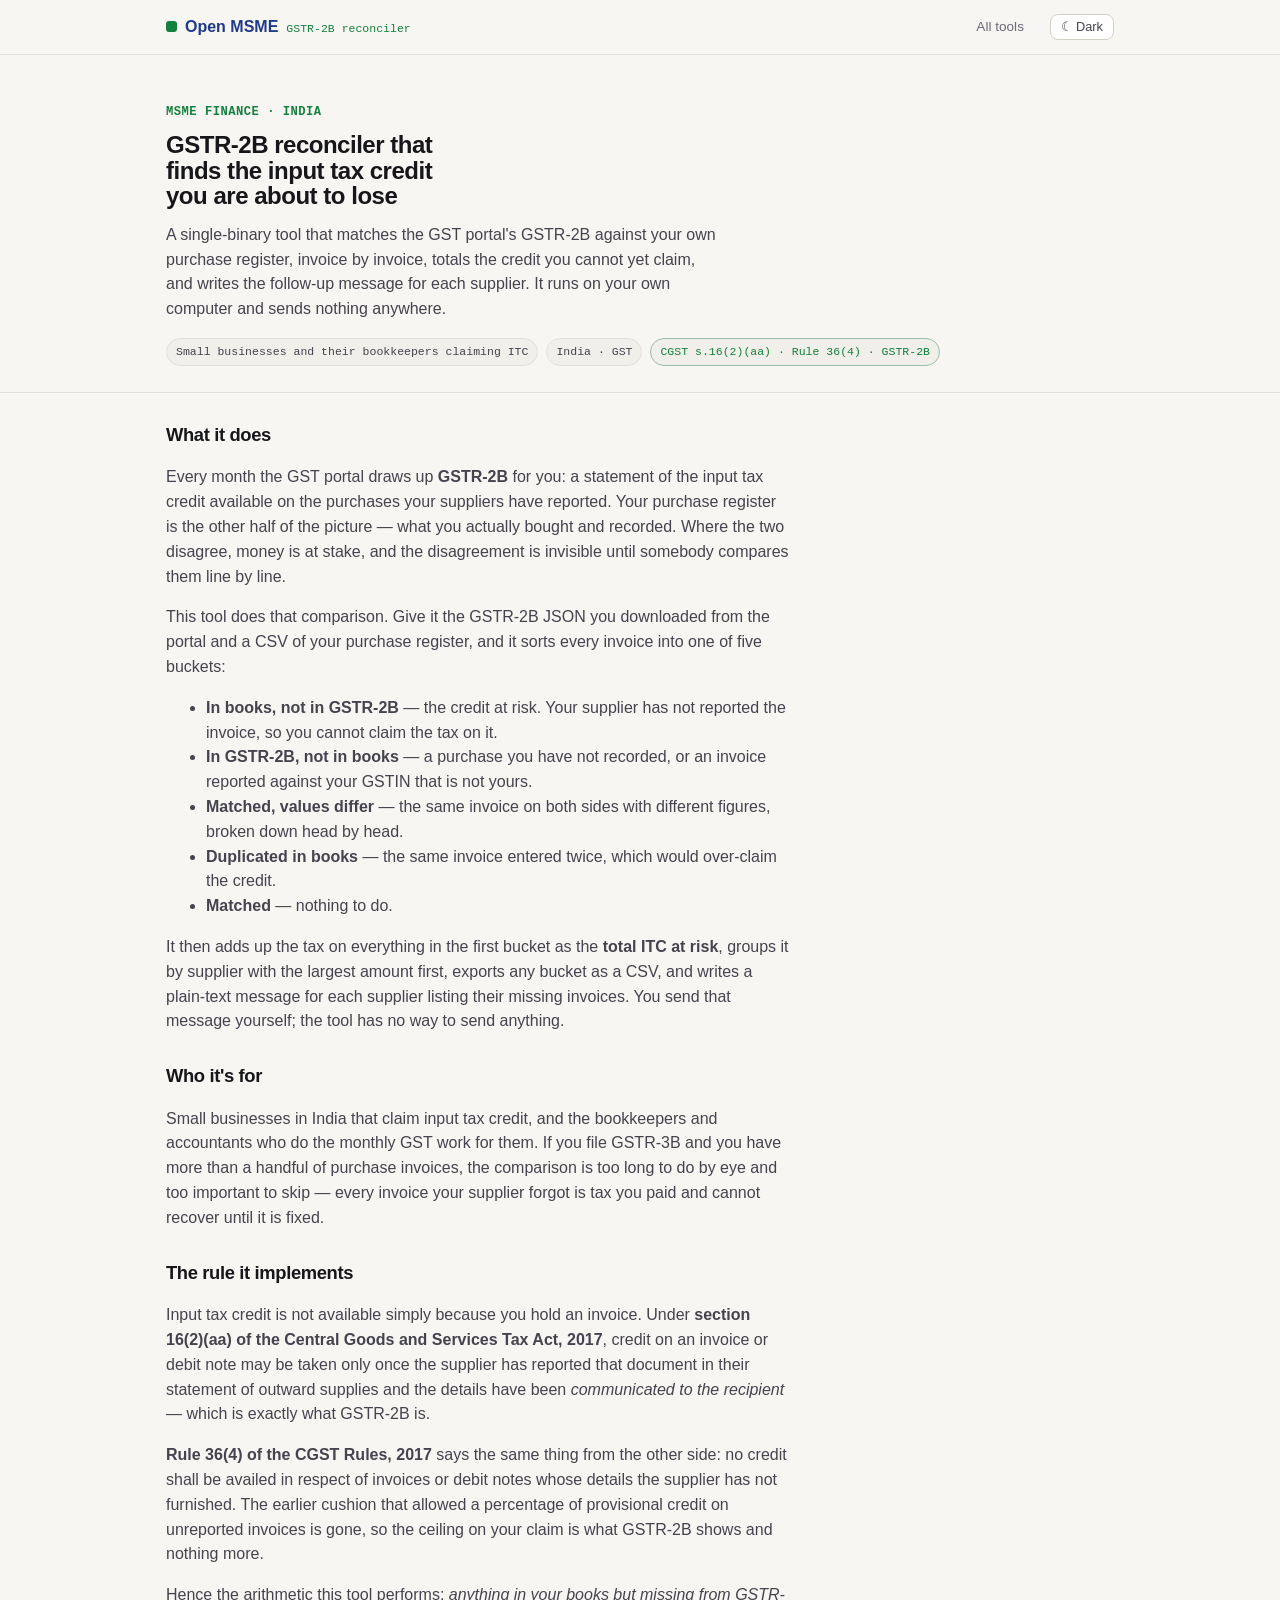
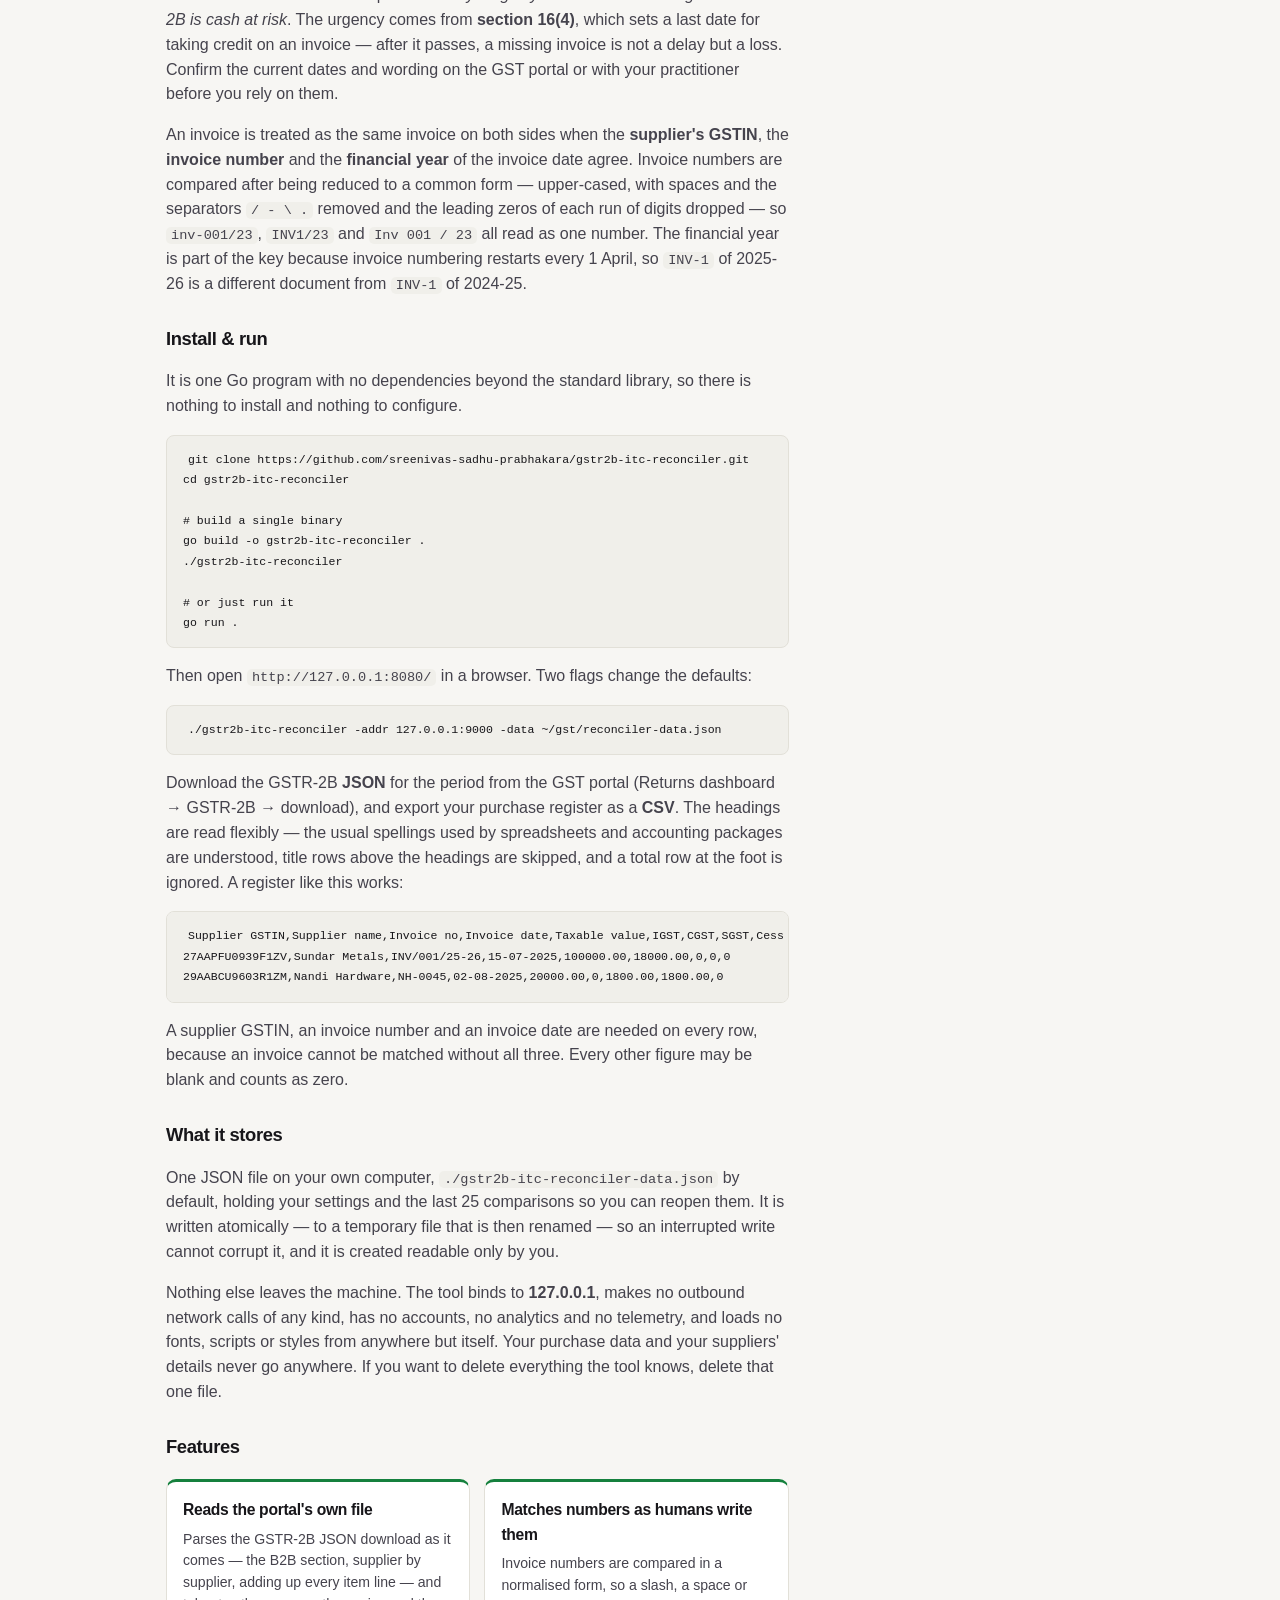
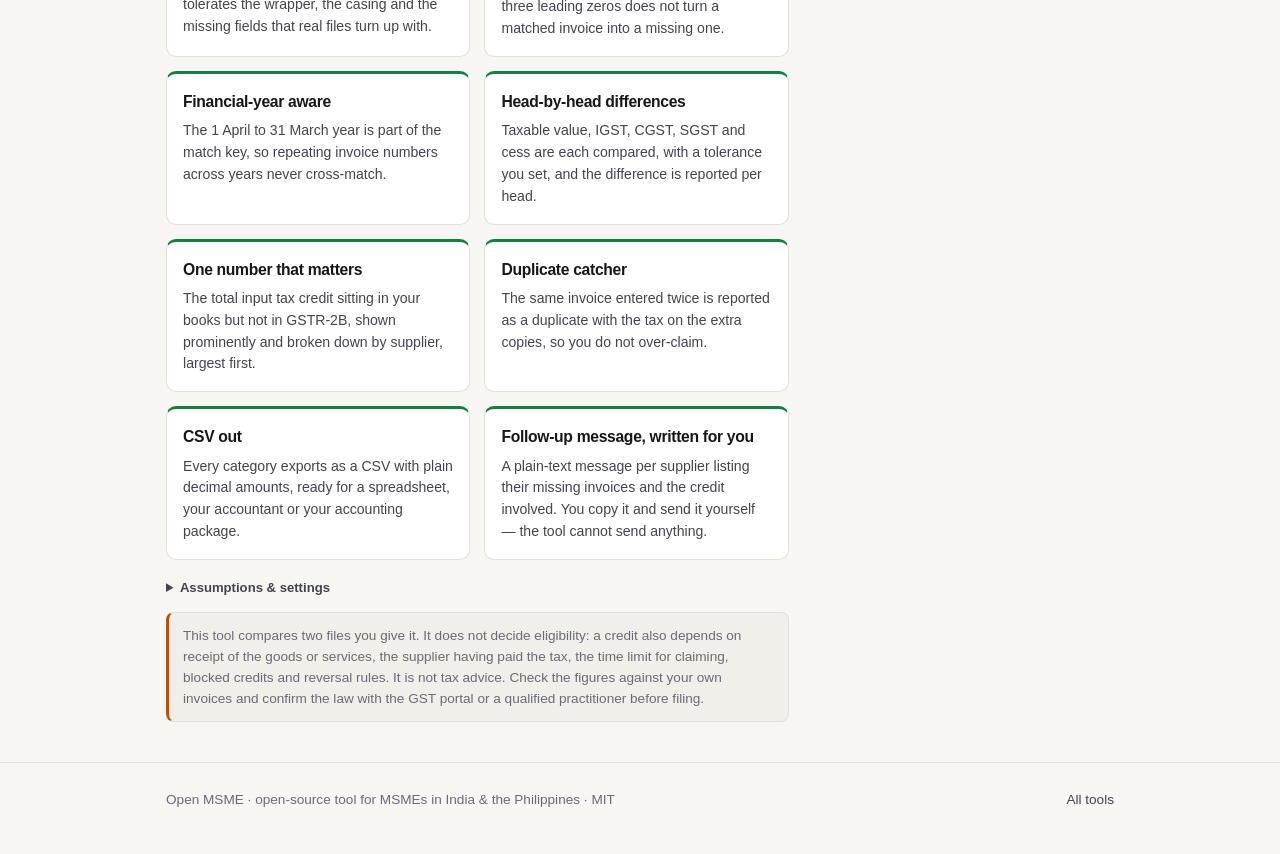
<file: docs/index.html>
<!doctype html>
<html lang="en">
<head>
<meta charset="utf-8">
<meta name="viewport" content="width=device-width, initial-scale=1">
<meta http-equiv="Content-Security-Policy" content="default-src 'self'; base-uri 'self'; img-src 'self' data:; style-src 'self'; script-src 'self'; font-src 'self'; form-action 'self'">
<title>GSTR-2B vs purchase register reconciler for input tax credit · Open MSME</title>
<meta name="description" content="Free single-binary tool for Indian small businesses: match the GST portal's GSTR-2B against your purchase register, invoice by invoice, and see which invoices are missing and how much input tax credit is at risk.">
<meta name="color-scheme" content="light dark">
<meta property="og:title" content="GSTR-2B vs purchase register reconciler for input tax credit">
<meta property="og:description" content="Match GSTR-2B against your own purchase register, invoice by invoice, and see exactly which invoices your suppliers have not reported and what that costs you.">
<meta property="og:type" content="website">
<link rel="icon" href="assets/favicon.svg" type="image/svg+xml">
<link rel="stylesheet" href="assets/style.css">
<link rel="stylesheet" href="assets/accent.css">
<script src="assets/theme-init.js"></script>
</head>
<body>
<header class="topbar">
  <div class="wrap">
    <a class="brand" href="./">
      <span class="dot"></span>
      <b>Open MSME</b>
      <span class="tag">GSTR-2B reconciler</span>
    </a>
    <span class="sp"></span>
    <a class="home" href="https://sreenivas-sadhu-prabhakara.github.io/openmsme/">All tools</a>
    <button class="themer" data-themer type="button">Theme</button>
  </div>
</header>

<main>
  <section class="hero">
    <div class="wrap">
      <div class="eyebrow">MSME finance · India</div>
      <h1>GSTR-2B reconciler that finds the input tax credit you are about to lose</h1>
      <p class="lede">A single-binary tool that matches the GST portal's GSTR-2B against your own purchase register, invoice by invoice, totals the credit you cannot yet claim, and writes the follow-up message for each supplier. It runs on your own computer and sends nothing anywhere.</p>
      <div class="who">
        <span class="pill">Small businesses and their bookkeepers claiming ITC</span>
        <span class="pill">India · GST</span>
        <span class="pill reg">CGST s.16(2)(aa) · Rule 36(4) · GSTR-2B</span>
      </div>
    </div>
  </section>

  <div class="wrap">
    <section class="prose">
      <h2>What it does</h2>
      <p>Every month the GST portal draws up <strong>GSTR-2B</strong> for you: a statement of the input tax credit available on the purchases your suppliers have reported. Your purchase register is the other half of the picture &mdash; what you actually bought and recorded. Where the two disagree, money is at stake, and the disagreement is invisible until somebody compares them line by line.</p>
      <p>This tool does that comparison. Give it the GSTR-2B JSON you downloaded from the portal and a CSV of your purchase register, and it sorts every invoice into one of five buckets:</p>
      <ul>
        <li><strong>In books, not in GSTR-2B</strong> &mdash; the credit at risk. Your supplier has not reported the invoice, so you cannot claim the tax on it.</li>
        <li><strong>In GSTR-2B, not in books</strong> &mdash; a purchase you have not recorded, or an invoice reported against your GSTIN that is not yours.</li>
        <li><strong>Matched, values differ</strong> &mdash; the same invoice on both sides with different figures, broken down head by head.</li>
        <li><strong>Duplicated in books</strong> &mdash; the same invoice entered twice, which would over-claim the credit.</li>
        <li><strong>Matched</strong> &mdash; nothing to do.</li>
      </ul>
      <p>It then adds up the tax on everything in the first bucket as the <strong>total ITC at risk</strong>, groups it by supplier with the largest amount first, exports any bucket as a CSV, and writes a plain-text message for each supplier listing their missing invoices. You send that message yourself; the tool has no way to send anything.</p>

      <h2>Who it's for</h2>
      <p>Small businesses in India that claim input tax credit, and the bookkeepers and accountants who do the monthly GST work for them. If you file GSTR-3B and you have more than a handful of purchase invoices, the comparison is too long to do by eye and too important to skip &mdash; every invoice your supplier forgot is tax you paid and cannot recover until it is fixed.</p>

      <h2>The rule it implements</h2>
      <p>Input tax credit is not available simply because you hold an invoice. Under <strong>section 16(2)(aa) of the Central Goods and Services Tax Act, 2017</strong>, credit on an invoice or debit note may be taken only once the supplier has reported that document in their statement of outward supplies and the details have been <em>communicated to the recipient</em> &mdash; which is exactly what GSTR-2B is.</p>
      <p><strong>Rule 36(4) of the CGST Rules, 2017</strong> says the same thing from the other side: no credit shall be availed in respect of invoices or debit notes whose details the supplier has not furnished. The earlier cushion that allowed a percentage of provisional credit on unreported invoices is gone, so the ceiling on your claim is what GSTR-2B shows and nothing more.</p>
      <p>Hence the arithmetic this tool performs: <em>anything in your books but missing from GSTR-2B is cash at risk</em>. The urgency comes from <strong>section 16(4)</strong>, which sets a last date for taking credit on an invoice &mdash; after it passes, a missing invoice is not a delay but a loss. Confirm the current dates and wording on the GST portal or with your practitioner before you rely on them.</p>
      <p>An invoice is treated as the same invoice on both sides when the <strong>supplier's GSTIN</strong>, the <strong>invoice number</strong> and the <strong>financial year</strong> of the invoice date agree. Invoice numbers are compared after being reduced to a common form &mdash; upper-cased, with spaces and the separators <code>/ - \ .</code> removed and the leading zeros of each run of digits dropped &mdash; so <code>inv-001/23</code>, <code>INV1/23</code> and <code>Inv 001 / 23</code> all read as one number. The financial year is part of the key because invoice numbering restarts every 1 April, so <code>INV-1</code> of 2025-26 is a different document from <code>INV-1</code> of 2024-25.</p>

      <h2>Install &amp; run</h2>
      <p>It is one Go program with no dependencies beyond the standard library, so there is nothing to install and nothing to configure.</p>
      <pre><code>git clone https://github.com/sreenivas-sadhu-prabhakara/gstr2b-itc-reconciler.git
cd gstr2b-itc-reconciler

# build a single binary
go build -o gstr2b-itc-reconciler .
./gstr2b-itc-reconciler

# or just run it
go run .</code></pre>
      <p>Then open <code>http://127.0.0.1:8080/</code> in a browser. Two flags change the defaults:</p>
      <pre><code>./gstr2b-itc-reconciler -addr 127.0.0.1:9000 -data ~/gst/reconciler-data.json</code></pre>
      <p>Download the GSTR-2B <strong>JSON</strong> for the period from the GST portal (Returns dashboard &rarr; GSTR-2B &rarr; download), and export your purchase register as a <strong>CSV</strong>. The headings are read flexibly &mdash; the usual spellings used by spreadsheets and accounting packages are understood, title rows above the headings are skipped, and a total row at the foot is ignored. A register like this works:</p>
      <pre><code>Supplier GSTIN,Supplier name,Invoice no,Invoice date,Taxable value,IGST,CGST,SGST,Cess
27AAPFU0939F1ZV,Sundar Metals,INV/001/25-26,15-07-2025,100000.00,18000.00,0,0,0
29AABCU9603R1ZM,Nandi Hardware,NH-0045,02-08-2025,20000.00,0,1800.00,1800.00,0</code></pre>
      <p>A supplier GSTIN, an invoice number and an invoice date are needed on every row, because an invoice cannot be matched without all three. Every other figure may be blank and counts as zero.</p>

      <h2>What it stores</h2>
      <p>One JSON file on your own computer, <code>./gstr2b-itc-reconciler-data.json</code> by default, holding your settings and the last 25 comparisons so you can reopen them. It is written atomically &mdash; to a temporary file that is then renamed &mdash; so an interrupted write cannot corrupt it, and it is created readable only by you.</p>
      <p>Nothing else leaves the machine. The tool binds to <strong>127.0.0.1</strong>, makes no outbound network calls of any kind, has no accounts, no analytics and no telemetry, and loads no fonts, scripts or styles from anywhere but itself. Your purchase data and your suppliers' details never go anywhere. If you want to delete everything the tool knows, delete that one file.</p>

      <h2>Features</h2>
      <div class="featgrid">
        <div class="feat">
          <h3>Reads the portal's own file</h3>
          <p>Parses the GSTR-2B JSON download as it comes &mdash; the B2B section, supplier by supplier, adding up every item line &mdash; and tolerates the wrapper, the casing and the missing fields that real files turn up with.</p>
        </div>
        <div class="feat">
          <h3>Matches numbers as humans write them</h3>
          <p>Invoice numbers are compared in a normalised form, so a slash, a space or three leading zeros does not turn a matched invoice into a missing one.</p>
        </div>
        <div class="feat">
          <h3>Financial-year aware</h3>
          <p>The 1 April to 31 March year is part of the match key, so repeating invoice numbers across years never cross-match.</p>
        </div>
        <div class="feat">
          <h3>Head-by-head differences</h3>
          <p>Taxable value, IGST, CGST, SGST and cess are each compared, with a tolerance you set, and the difference is reported per head.</p>
        </div>
        <div class="feat">
          <h3>One number that matters</h3>
          <p>The total input tax credit sitting in your books but not in GSTR-2B, shown prominently and broken down by supplier, largest first.</p>
        </div>
        <div class="feat">
          <h3>Duplicate catcher</h3>
          <p>The same invoice entered twice is reported as a duplicate with the tax on the extra copies, so you do not over-claim.</p>
        </div>
        <div class="feat">
          <h3>CSV out</h3>
          <p>Every category exports as a CSV with plain decimal amounts, ready for a spreadsheet, your accountant or your accounting package.</p>
        </div>
        <div class="feat">
          <h3>Follow-up message, written for you</h3>
          <p>A plain-text message per supplier listing their missing invoices and the credit involved. You copy it and send it yourself &mdash; the tool cannot send anything.</p>
        </div>
      </div>

      <details class="assumptions">
        <summary>Assumptions &amp; settings</summary>
        <ul>
          <li><strong>Comparison tolerance: &#8377;1.00 per tax head</strong>, by default, to absorb line-level rounding. It is a single named constant in the code and can be changed for each run &mdash; set it to zero to demand the exact paisa.</li>
          <li><strong>Financial year: 1 April to 31 March</strong>, held in one named constant and used to decide which year an invoice date falls in.</li>
          <li><strong>GSTIN: 15 characters</strong> &mdash; two digits of state code, the ten-character PAN, an entity character, the letter Z and a check character. Only this shape is checked, not the check character; a register row whose GSTIN does not fit the shape is flagged for you to look at, never dropped.</li>
          <li>Only the <strong>B2B section</strong> of GSTR-2B is reconciled. Amendments, credit and debit notes, imports and ISD credit are reported as present in the file but are not compared &mdash; check those by hand.</li>
          <li>All amounts are held in whole paise, so totals are exact and never drift.</li>
          <li>Where the same invoice appears twice in your register, the first copy is compared and the rest are listed as duplicates, so no invoice is counted twice.</li>
          <li>Statutory provisions are cited as they stood when this was written. Rates, dates and rules change; confirm the current position with the GST portal or a qualified practitioner.</li>
        </ul>
      </details>

      <div class="note">This tool compares two files you give it. It does not decide eligibility: a credit also depends on receipt of the goods or services, the supplier having paid the tax, the time limit for claiming, blocked credits and reversal rules. It is not tax advice. Check the figures against your own invoices and confirm the law with the GST portal or a qualified practitioner before filing.</div>
    </section>
  </div>
</main>

<footer class="foot">
  <div class="wrap">
    <span>Open MSME &middot; open-source tool for MSMEs in India &amp; the Philippines &middot; MIT</span>
    <span><a href="https://sreenivas-sadhu-prabhakara.github.io/openmsme/">All tools</a></span>
  </div>
</footer>

<script src="assets/ui.js"></script>
</body>
</html>
</file>
<file: docs/assets/style.css>
/* Open MSME tool kit — shared design system for single-tool apps. No deps. Light + dark. */

:root {
  color-scheme: light dark;
  --bg:#f7f6f3; --surface:#fff; --surface-2:#f0efea; --ink:#17161a; --ink-2:#45434d; --ink-3:#6c6a76;
  --line:#e2e0d8; --line-2:#d3d1c7; --accent:#1f3a8a; --accent-ink:#fff; --ok:#15803d; --warn:#b45309; --bad:#b91c1c;
  --mono: ui-monospace,"SF Mono","SFMono-Regular",Menlo,Consolas,monospace;
  --sans: -apple-system,BlinkMacSystemFont,"Segoe UI",Roboto,Helvetica,Arial,system-ui,sans-serif;
  --maxw:980px; --radius:10px; --shadow:0 1px 2px rgba(20,18,26,.05),0 6px 20px rgba(20,18,26,.05);
  --tool:#1f3a8a; /* per-tool accent, override in page */
}
@media (prefers-color-scheme: dark){ :root:not([data-theme="light"]){
  --bg:#121116; --surface:#1a191f; --surface-2:#222027; --ink:#f3f1ef; --ink-2:#c3c0cb; --ink-3:#918e9c;
  --line:#2c2a33; --line-2:#39363f; --accent:#93b0ff; --accent-ink:#10131f; --ok:#57c98a; --warn:#f0a35a; --bad:#f28b82;
  --shadow:0 1px 2px rgba(0,0,0,.3),0 8px 28px rgba(0,0,0,.35);
}}
:root[data-theme="dark"]{
  --bg:#121116; --surface:#1a191f; --surface-2:#222027; --ink:#f3f1ef; --ink-2:#c3c0cb; --ink-3:#918e9c;
  --line:#2c2a33; --line-2:#39363f; --accent:#93b0ff; --accent-ink:#10131f; --ok:#57c98a; --warn:#f0a35a; --bad:#f28b82;
  --shadow:0 1px 2px rgba(0,0,0,.3),0 8px 28px rgba(0,0,0,.35);
}

* { box-sizing:border-box; }
html { -webkit-text-size-adjust:100%; }
body { margin:0; background:var(--bg); color:var(--ink); font-family:var(--sans); font-size:16px; line-height:1.55; -webkit-font-smoothing:antialiased; }
.wrap { max-width:var(--maxw); margin:0 auto; padding:0 16px; }
a { color:var(--accent); text-decoration:none; }
a:hover { text-decoration:underline; text-underline-offset:3px; }
h1,h2,h3 { letter-spacing:-.02em; }

/* top bar */
.topbar { position:sticky; top:0; z-index:20; background:color-mix(in srgb,var(--bg) 86%,transparent); backdrop-filter:saturate(140%) blur(8px); border-bottom:1px solid var(--line); }
.topbar .wrap { display:flex; align-items:center; gap:14px; height:54px; }
.brand { display:flex; align-items:baseline; gap:8px; font-weight:700; }
.brand .dot { width:11px; height:11px; border-radius:3px; background:var(--tool); display:inline-block; }
.brand .tag { font-family:var(--mono); font-size:.72rem; color:var(--ink-3); font-weight:500; }
.topbar .sp { margin-left:auto; }
.topbar a.home { font-size:.85rem; color:var(--ink-3); }
.topbar a.home:hover { color:var(--ink); }
.themer { font:inherit; font-size:.8rem; cursor:pointer; border:1px solid var(--line-2); background:var(--surface); color:var(--ink-2); border-radius:8px; padding:6px 10px; line-height:1; margin-left:12px; }
.themer:hover { color:var(--ink); border-color:var(--ink-3); }

/* hero / explainer */
.hero { padding:48px 0 26px; border-bottom:1px solid var(--line); }
.hero .eyebrow { font-family:var(--mono); font-size:.76rem; font-weight:600; letter-spacing:.04em; color:var(--tool); text-transform:uppercase; }
.hero h1 { margin:10px 0 14px; font-size:clamp(1.8rem,1.2rem+2.6vw,2.7rem); line-height:1.07; font-weight:800; max-width:20ch; }
.hero .lede { margin:0; font-size:clamp(1rem,.95rem+.4vw,1.15rem); color:var(--ink-2); max-width:62ch; }
.hero .who { margin-top:16px; display:flex; gap:8px; flex-wrap:wrap; }
.pill { font-family:var(--mono); font-size:.72rem; padding:4px 9px; border-radius:999px; background:var(--surface-2); color:var(--ink-2); border:1px solid var(--line); }
.pill.reg { color:var(--tool); border-color:color-mix(in srgb,var(--tool) 35%,var(--line)); }

/* layout */
.cols { display:grid; grid-template-columns:1fr; gap:22px; padding:28px 0; }
@media (min-width:860px){ .cols.calc { grid-template-columns:1.1fr .9fr; align-items:start; } }

section.card { background:var(--surface); border:1px solid var(--line); border-radius:var(--radius); padding:20px; }
section.card h2 { margin:0 0 14px; font-size:1.1rem; }
.sticky { position:sticky; top:70px; }

/* form */
.field { margin:0 0 14px; }
.field > label { display:block; font-size:.85rem; font-weight:600; color:var(--ink-2); margin-bottom:5px; }
.field .hint { font-weight:400; color:var(--ink-3); font-size:.78rem; }
.inp { position:relative; display:flex; align-items:center; }
.inp .pre, .inp .suf { position:absolute; font-family:var(--mono); font-size:.82rem; color:var(--ink-3); pointer-events:none; }
.inp .pre { left:12px; } .inp .suf { right:12px; }
input[type=number], input[type=text], select {
  width:100%; font:inherit; font-size:.95rem; padding:11px 13px; border-radius:9px;
  border:1px solid var(--line-2); background:var(--surface); color:var(--ink); appearance:none;
}
.inp.has-pre input { padding-left:28px; } .inp.has-suf input { padding-right:40px; }
input:focus, select:focus { outline:2px solid var(--tool); outline-offset:1px; border-color:var(--tool); }
.row2 { display:grid; grid-template-columns:1fr 1fr; gap:12px; }
.seg { display:flex; gap:6px; flex-wrap:wrap; }
.seg button { font:inherit; font-size:.82rem; cursor:pointer; padding:8px 12px; border-radius:8px; border:1px solid var(--line-2); background:var(--surface); color:var(--ink-2); }
.seg button[aria-pressed=true] { background:var(--tool); color:#fff; border-color:var(--tool); }

/* results */
.result-primary { background:color-mix(in srgb,var(--tool) 8%,var(--surface)); border:1px solid color-mix(in srgb,var(--tool) 30%,var(--line)); border-radius:var(--radius); padding:18px 20px; margin-bottom:16px; }
.result-primary .k { font-size:.8rem; color:var(--ink-3); }
.result-primary .v { font-size:2rem; font-weight:800; letter-spacing:-.02em; font-variant-numeric:tabular-nums; color:var(--tool); }
.result-primary .sub { font-size:.85rem; color:var(--ink-2); margin-top:3px; }
.breakdown { width:100%; border-collapse:collapse; font-size:.9rem; }
.breakdown th, .breakdown td { text-align:left; padding:8px 4px; border-bottom:1px solid var(--line); }
.breakdown td.num, .breakdown th.num { text-align:right; font-family:var(--mono); font-variant-numeric:tabular-nums; }
.breakdown tr.total td { font-weight:700; border-top:2px solid var(--line-2); border-bottom:none; }
.breakdown tr.sub td { color:var(--ink-2); }
.breakdown .neg { color:var(--bad); }

.btnrow { display:flex; gap:10px; flex-wrap:wrap; margin-top:16px; }
.btn { font:inherit; font-size:.9rem; font-weight:600; cursor:pointer; padding:10px 16px; border-radius:9px; border:1px solid transparent; }
.btn.primary { background:var(--tool); color:#fff; }
.btn.ghost { background:var(--surface); border-color:var(--line-2); color:var(--ink); }
.btn:hover { filter:brightness(1.05); }

/* prose / notes */
.prose { max-width:70ch; }
.prose h2 { font-size:1.15rem; margin:28px 0 8px; }
.prose p, .prose li { color:var(--ink-2); }
.prose code { font-family:var(--mono); font-size:.85em; background:var(--surface-2); padding:1px 5px; border-radius:5px; }
.note { font-size:.85rem; color:var(--ink-3); background:var(--surface-2); border:1px solid var(--line); border-left:3px solid var(--warn); border-radius:8px; padding:12px 14px; margin:14px 0; }
.assumptions { font-size:.82rem; color:var(--ink-3); }
.assumptions summary { cursor:pointer; color:var(--ink-2); font-weight:600; }

/* footer */
.foot { border-top:1px solid var(--line); margin-top:40px; padding:26px 0 44px; color:var(--ink-3); font-size:.85rem; }
.foot .wrap { display:flex; gap:14px; flex-wrap:wrap; justify-content:space-between; }
.foot a { color:var(--ink-2); }

@media (prefers-reduced-motion: reduce){ * { transition:none !important; } }
@media print { .topbar,.themer,.btnrow,.foot,.hero .who { display:none; } body { background:#fff; } section.card { border:none; padding:0; } }

/* ---- docs/explainer pages (for binary tools that aren't web apps) ---- */
pre { background:var(--surface-2); border:1px solid var(--line); border-radius:8px; padding:14px 16px; overflow-x:auto; font-family:var(--mono); font-size:.85rem; line-height:1.5; color:var(--ink); }
pre code { background:none; padding:0; font-size:inherit; }
.featgrid { display:grid; grid-template-columns:repeat(auto-fill,minmax(240px,1fr)); gap:14px; margin:18px 0; }
.feat { background:var(--surface); border:1px solid var(--line); border-radius:var(--radius); padding:16px; border-top:3px solid var(--tool); }
.feat h3 { margin:0 0 6px; font-size:.98rem; }
.feat p { margin:0; font-size:.88rem; color:var(--ink-2); }
.steps { counter-reset:s; list-style:none; padding:0; }
.steps li { counter-increment:s; position:relative; padding-left:34px; margin:12px 0; color:var(--ink-2); }
.steps li::before { content:counter(s); position:absolute; left:0; top:1px; width:23px; height:23px; border-radius:6px; background:var(--tool); color:#fff; font-size:.78rem; font-weight:700; display:flex; align-items:center; justify-content:center; font-family:var(--mono); }

/* Grid/flex children default to min-width:auto, so a long unbroken string (a clone
   URL in a <pre>) sizes the track to its min-content and forces page-wide horizontal
   scroll. Let children shrink and keep the scrolling inside the pre where it belongs. */
.cols > *, .featgrid > *, .ideas > * { min-width: 0; }
pre { max-width: 100%; }

/* Small coloured text needs a lighter accent in dark mode: the sector hues are
   mid-tone and fall below AA contrast on a dark surface. Backgrounds/borders keep
   the true accent; only small text uses the lightened derivative. */
:root { --tool-text: var(--tool); }
@media (prefers-color-scheme: dark){ :root:not([data-theme="light"]){ --tool-text: color-mix(in srgb, var(--tool) 50%, white); } }
:root[data-theme="dark"]{ --tool-text: color-mix(in srgb, var(--tool) 50%, white); }
.hero .eyebrow { color: var(--tool-text); }
.pill.reg { color: var(--tool-text); }
.result-primary .v { color: var(--tool-text); }
.wave-card .repo, .brand .tag { color: var(--tool-text); }
</file>
<file: docs/assets/accent.css>
:root{--tool:#15803d}
</file>
